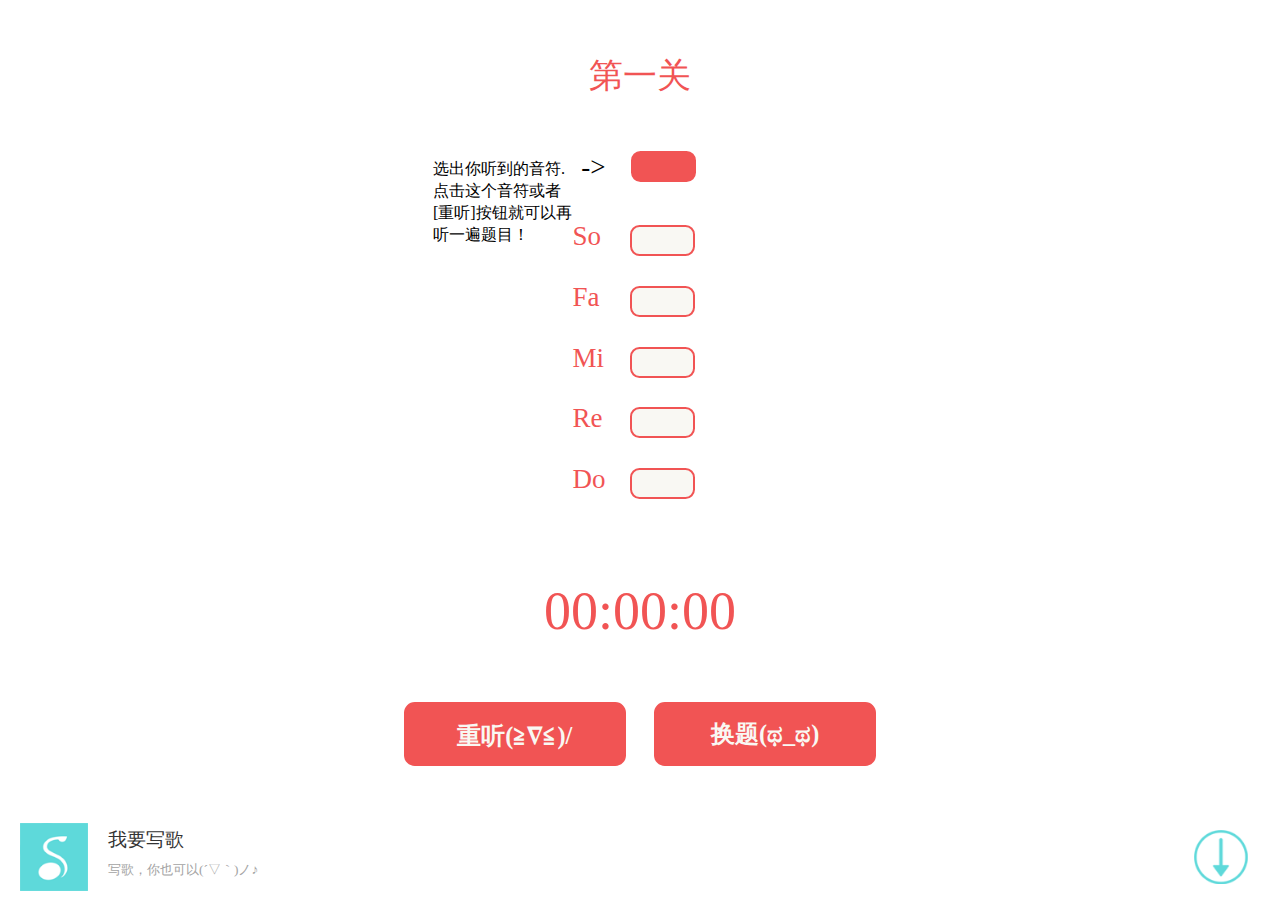
<file: index.html>
<!DOCTYPE html>
<html lang="en">
<head>
	<meta charset="UTF-8">
	<meta content="user-scalable=no" name="viewport" />
	<title>Level Scale Game</title>
	<link rel="icon" href="images/logo.png" type="image/x-icon"/>
	<link rel="stylesheet" href="stylesheet/levelscale.css">
</head>
<body>
	<div class="empty"></div>
	<!-- <div class="headline">第一关</div> -->
	<div class="maincontent">

		<!-- <div class="content1_fixed"> -->
			<div class="content content1">
				<div class="headline">第一关</div>
				<ul class="sign1">
					<li>So</li>
					<li>Fa</li>
					<li>Mi</li>
					<li>Re</li>
					<li>Do</li>
				</ul>
				<ul class="sign2">
					<li class="rule"><p>选出你听到的音符.<br/>点击这个音符或者[重听]按钮就可以再听一遍题目！</p></li>
					<li class="level_arrow">-></li>
					<li><span><audio src=""></audio></span></li>
				</ul>
				<div class="level level_1">
					<ul>
						<li><span><audio src="audio/5.mp3" class="audio"></audio></span></li>
						<li><span><audio src="audio/4.mp3" class="audio"></audio></span></li>
						<li><span><audio src="audio/3.mp3" class="audio"></audio></span></li>
						<li><span><audio src="audio/2.mp3" class="audio"></audio></span></li>
						<li><span><audio src="audio/1.mp3" class="audio"></audio></span></li>
					</ul>
				</div>
			</div>
		<!-- </div> -->

			<div class="content content2">
				<div class="headline">第二关</div>
				<ul class="sign1">
					<li>So</li>
					<li>Fa</li>
					<li>Mi</li>
					<li>Re</li>
					<li>Do</li>
				</ul>
				<ul class="sign2">
					<li><span><audio src=""></audio></span></li>
					<li><span><audio src=""></audio></span></li>
					<li><span><audio src=""></audio></span></li>
				</ul>
				<div class="level level_2">
					<ul>
						<li><span><audio src="audio/5.mp3" class="audio"></audio></span></li>
						<li><span><audio src="audio/4.mp3" class="audio"></audio></span></li>
						<li><span><audio src="audio/3.mp3" class="audio"></audio></span></li>
						<li><span><audio src="audio/2.mp3" class="audio"></audio></span></li>
						<li><span><audio src="audio/1.mp3" class="audio"></audio></span></li>
					</ul>
					<ul>
						<li><span><audio src="audio/5.mp3" class="audio"></audio></span></li>
						<li><span><audio src="audio/4.mp3" class="audio"></audio></span></li>
						<li><span><audio src="audio/3.mp3" class="audio"></audio></span></li>
						<li><span><audio src="audio/2.mp3" class="audio"></audio></span></li>
						<li><span><audio src="audio/1.mp3" class="audio"></audio></span></li>
					</ul>
					<ul class="lastone">
						<li><span><audio src="audio/5.mp3" class="audio"></audio></span></li>
						<li><span><audio src="audio/4.mp3" class="audio"></audio></span></li>
						<li><span><audio src="audio/3.mp3" class="audio"></audio></span></li>
						<li><span><audio src="audio/2.mp3" class="audio"></audio></span></li>
						<li><span><audio src="audio/1.mp3" class="audio"></audio></span></li>
					</ul>
				</div>
			</div>


			<div class="content content3">
				<div class="headline">第三关</div>
				<ul class="sign1">
					<li class="point">•</li>
					<li>Do</li>
					<li>Si</li>
					<li>La</li>
					<li>So</li>
					<li>Fa</li>
					<li>Mi</li>
					<li>Re</li>
					<li>Do</li>
				</ul>
				<ul class="sign2">
					<li><span><audio src=""></audio></span></li>
					<li><span><audio src=""></audio></span></li>
					<li><span><audio src=""></audio></span></li>
					<li><span><audio src=""></audio></span></li>
					<li><span><audio src=""></audio></span></li>
				</ul>
				<div class="level level_3">
					<ul>
						<li><span><audio src="audio/8.mp3" class="audio"></audio></span></li>
						<li><span><audio src="audio/7.mp3" class="audio"></audio></span></li>
						<li><span><audio src="audio/6.mp3" class="audio"></audio></span></li>
						<li><span><audio src="audio/5.mp3" class="audio"></audio></span></li>
						<li><span><audio src="audio/4.mp3" class="audio"></audio></span></li>
						<li><span><audio src="audio/3.mp3" class="audio"></audio></span></li>
						<li><span><audio src="audio/2.mp3" class="audio"></audio></span></li>
						<li><span><audio src="audio/1.mp3" class="audio"></audio></span></li>
					</ul>
					<ul>
						<li><span><audio src="audio/8.mp3" class="audio"></audio></span></li>
						<li><span><audio src="audio/7.mp3" class="audio"></audio></span></li>
						<li><span><audio src="audio/6.mp3" class="audio"></audio></span></li>
						<li><span><audio src="audio/5.mp3" class="audio"></audio></span></li>
						<li><span><audio src="audio/4.mp3" class="audio"></audio></span></li>
						<li><span><audio src="audio/3.mp3" class="audio"></audio></span></li>
						<li><span><audio src="audio/2.mp3" class="audio"></audio></span></li>
						<li><span><audio src="audio/1.mp3" class="audio"></audio></span></li>
					</ul>
					<ul>
						<li><span><audio src="audio/8.mp3" class="audio"></audio></span></li>
						<li><span><audio src="audio/7.mp3" class="audio"></audio></span></li>
						<li><span><audio src="audio/6.mp3" class="audio"></audio></span></li>
						<li><span><audio src="audio/5.mp3" class="audio"></audio></span></li>
						<li><span><audio src="audio/4.mp3" class="audio"></audio></span></li>
						<li><span><audio src="audio/3.mp3" class="audio"></audio></span></li>
						<li><span><audio src="audio/2.mp3" class="audio"></audio></span></li>
						<li><span><audio src="audio/1.mp3" class="audio"></audio></span></li>
					</ul>
					<ul>
						<li><span><audio src="audio/8.mp3" class="audio"></audio></span></li>
						<li><span><audio src="audio/7.mp3" class="audio"></audio></span></li>
						<li><span><audio src="audio/6.mp3" class="audio"></audio></span></li>
						<li><span><audio src="audio/5.mp3" class="audio"></audio></span></li>
						<li><span><audio src="audio/4.mp3" class="audio"></audio></span></li>
						<li><span><audio src="audio/3.mp3" class="audio"></audio></span></li>
						<li><span><audio src="audio/2.mp3" class="audio"></audio></span></li>
						<li><span><audio src="audio/1.mp3" class="audio"></audio></span></li>
					</ul>
					<ul class="lastone">
						<li><span><audio src="audio/8.mp3" class="audio"></audio></span></li>
						<li><span><audio src="audio/7.mp3" class="audio"></audio></span></li>
						<li><span><audio src="audio/6.mp3" class="audio"></audio></span></li>
						<li><span><audio src="audio/5.mp3" class="audio"></audio></span></li>
						<li><span><audio src="audio/4.mp3" class="audio"></audio></span></li>
						<li><span><audio src="audio/3.mp3" class="audio"></audio></span></li>
						<li><span><audio src="audio/2.mp3" class="audio"></audio></span></li>
						<li><span><audio src="audio/1.mp3" class="audio"></audio></span></li>
					</ul>
				</div>
			</div>
		</div>

	<div class="timecount">00:00:00</div>
	<div class="warning"></div>
	<div class="button">
		<div class="again">重听(≧∇≦)/</div>
		<div class="gamechange">换题(ಥ_ಥ)</div>
	</div>
	<a href="http://a.app.qq.com/o/simple.jsp?pkgname=com.woyaoxiege.wyxg">
		<div class="download">
			<img class="logo" src="images/logo.png" alt="logo">
			<p class="first">我要写歌</p>
			<p class="second">写歌，你也可以(´▽｀)ノ♪</p>
			<img class="downloadicon" src="images/download2.png">
		</div>
	</a>


	<div class="cover cover1">
		<img src="images/arrow.png" class="arrow" alt="分享">
		<p class="share">把你的战绩分享给朋友<br/>邀请他们一起来玩吧！</p>
		<div class="alert">
			<div>
			<p class="gametime">第一关用时XXXXXX秒!</p>
			<p>少侠骨骼精奇!</p></div>
			<!-- <p>试试下一关吧:)</p> -->
			<!-- <p class="gametime">你用时XXXXXX秒<br/>通过了第二关！</p> -->
		</div>
		<div class="next">本少侠要玩下一关</div>
	</div>
	<div class="cover cover2">
		<img src="images/arrow.png" class="arrow" alt="分享">
		<p class="share">把你当前战绩分享给朋<br/>友邀请他们一起来玩！</p>
		<div class="alert">
			<div>
			<p class="gametime">第二关用时XXXXXX秒!</p>
			<p>少侠天赋异禀!</p>
			<p>不如来我们APP写自己的歌吧!</p></div>
			<!-- <p>试试最后一关吧:)</p> -->
		</div>
		<div class="next">本少侠试最后一关</div>
	</div>
	<div class="cover cover3">
		<img src="images/arrow.png" class="arrow" alt="分享">
		<p class="share">把你的战绩分享给朋友<br/>邀请他们一起来玩吧！</p>
		<div class="alert">
			<div>
			<p class="gametime">第三关用时XXXXXX秒!</p>
			<p class="totaltime">总用时XXXX秒</p>
			<p>少侠旷世奇才!</p>
			</div>
			<!-- <p class="gametime">你用时XXXXXX秒<br/>通过了第二关！</p> -->
		</div>
		<div class="next">本少侠要再玩一遍</div>
		<p class="downloadtip"><img src="images/arrow2.png" class="arrow" alt="分享">少侠别走！吃我一发安利！_(:з」∠)_</p>
	</div>
	<script type="text/javascript" src="javascript/move.js"></script>
	<script type="text/javascript" src="javascript/levelscale.js"></script>
</body>
</html>
</file>
<file: stylesheet/levelscale.css>
body{
	margin: 0rem;
	padding: 0rem;
}
.empty{
	height: 0.4rem;
}
.headline{
	text-align: center;
	margin: 0rem auto;
	font-size: 0.25rem;
	color: #F15454;
	width: 1rem;
	height: 0.5rem;
}




/*-------------关卡基本样式------------*/
.maincontent{
	position: relative;
	height: 3.75rem;
	width: 3.5rem;
	margin: 0rem auto;
}
.content{
	position: absolute;
	height: 3.75rem;
	width: 3.5rem;
	margin: 0rem auto;
	left: 0rem;
	right: 0rem;
	/*text-align: center;*/
	filter:alpha(opacity=0);
	/*opacity:0;调试时关闭，需要切换关卡时要打开*/
}
.content .sign1{
	position: absolute;
	list-style: none;
	padding: 0rem;
	margin: 0rem;
	color: #F15454;
	/*top: 0.4rem;*/
	bottom: -0.05rem;
	left: 0rem;
}
.content .sign1 li{
	width: 0.23rem;
	height: 0.35rem;
	/*border: 1px solid black;*/
	font-size: 0.2rem;
}
.content .sign1 .point{
	width: 0.23rem;
	height: 0.1rem;
	font-size: 0.2rem;
	padding-left: 0.06rem;
}
.content .sign2{
	/*display: none;*/
	position: absolute;
	list-style: none;
	padding: 0rem;
	margin: 0rem;
	/*color: #F15454;*/
	top: 0.5rem;
	right: 0rem;
	/*left: 0rem;*/
	padding-right: 0.02rem;
}
.content .sign2 li{
	position: relative;
	width: 0.635rem;
	height: 0.35rem;
	/*border: 1px solid black;*/
	float: left;
	/*font-size: 0.2rem;*/
}
.content .sign2 span{
	position: absolute;
	top: 0.07rem;
	left: 0.07rem;
	width: 0.45rem;
	height: 0.2rem;
	border: 0.015rem solid #F15454;
	border-radius: 0.07rem;
	margin: 0rem;
	background-color: #F15454;
}
.level{
	/*margin: 0rem auto;*/
	width: 3.2rem;
	height: 2.8rem;
	text-align: center;
	position: absolute;
	right: 0rem;
	bottom: 0rem;
}
.level ul{
	list-style: none;
	float: left;
	padding: 0rem;
	margin: 0rem auto;
	/*margin-top: 0.5rem;*/
	/*display: inline-block;*/
}
.level ul li{
	position: relative;
	width: 0.63rem;
	/*width: 0.62rem;*/
	height: 0.35rem;
	/*border: 1px solid black;*/
	margin: 0rem;
	border-right: 1px solid #F15454;
	border-color: rgba(241,84,84,0.5);
}
.level ul li span{
	position: absolute;
	top: 0.07rem;
	left: 0.075rem;
	width: 0.45rem;
	height: 0.2rem;
	border: 0.015rem solid #F15454;
	border-radius: 0.07rem;
	margin: 0rem;
	background-color: #F9F8F3;
}
.level .lastone li{
	border: none;
}
/*-------------关卡基本样式-------------*/



/*----------------关卡一-----------------*/

.content1{
	/*display: none;*/
	width: 1rem;
	/*left: 1rem;*/
	filter:alpha(opacity=100);
	opacity:1;
}
.content1 .sign1{
	bottom: 0.26rem;
}
.content1 .sign1 li{
	height: 0.45rem;
}
.content1 .sign2{
	padding-right: 0rem;
	top: 0.65rem;
}
.content1 .sign2 .rule{
	position: absolute;
	width: 1.05rem;
	height: 0.7rem;
	/*border: 1px solid black;*/
	color: black;
	font-size: 0.12rem;
	top: 0rem;
	left: -1.4rem;
}
.content1 .sign2 .level_arrow{
	position: absolute;
	top: 0.08rem;
	left: -0.3rem;
	font-size: 0.2rem;
	width: 0.2rem;
	height: 0.2rem;
	/*border: 1px solid black;*/
}
.content1 .sign2 li{
	height: 0.45rem;
	/*border: 1px solid black;*/
	/*font-size: 0.2rem;*/
}
.content1 .level_1{
	width: 0.65rem;
	height: 2.6rem;
}
.content1 .level_1 li{
	border: none;
	/*border: 1px solid black;*/
	height: 0.45rem;
}
.content1 .level_1 li span{
	top: 0.12rem;
}
/*----------------关卡一-----------------*/

/*----------------关卡二-----------------*/
.content2{
	display: none;
	width: 2.3rem;
}
.content2 .sign1{
	bottom: 0.26rem;
}
.content2 .sign1 li{
	height: 0.45rem;
}
.content2 .sign2{
	padding-right: 0.1rem;
	top: 0.65rem;
}
.content2 .sign2 li{
	height: 0.45rem;
}
.content2 .sign2 li span{
	top: 0.1rem;
}
.content2 .level_2{
	width: 2rem;
	height: 2.6rem;
}
.content2 .level_2 li{
	border: none;
	/*border: 1px solid black;*/
	height: 0.45rem;
}
.content2 .level_2 li span{
	top: 0.12rem;
}
/*----------------关卡二-----------------*/

/*----------------关卡三-----------------*/
.content3{
	display: none;
	position: absolute;
}
/*---------------关卡三-----------------*/






/*----------计时及重玩按钮部分-------*/
.timecount{
	width: 2.5rem;
	height: 0.5rem;
	margin: 0.15rem auto;
	font-size: 0.4rem;
	text-align: center;
	color: #F15454;
	margin-bottom: 0.1rem;
}
.warning{
	width: 2.5rem;
	height: 0.3rem;
	margin: 0rem auto;
	font-size: 0.15rem;
	text-align: center;
	color: #30A080;
}
.button{
	width: 3.5rem;
	height: 1rem;
	margin: 0rem auto;
}
.button div{
	width: 1.6rem;
	height: 0.33rem;
	margin: 0rem auto;
	border: 3px solid #F15454;
	background-color: #F15454;
	text-align: center;
	font-size: 0.18rem;
	font-weight: 600;
	padding-top: 0.1rem;
	color: #F9F8F3;
	border-radius: 0.08rem;
}
.button .again{
	float: left;
	padding-top: 0.115rem;
	height: 0.315rem;
}
.button .gamechange{
	float: right;
	/*background-color: #E23B3B;*/
}
/*----------计时及重玩按钮部分-------*/






/*-----------下载框------------*/
.download{
	background-color: white;
	height: 0.64rem;
	position: fixed;
	bottom: 0rem;
}
.download .logo{
	width: 0.5rem;
	height: 0.5rem;
	position: absolute;
	top: 0.07rem;
	left: 0.15rem
}
.download .first{
	margin: 0rem;
	position: absolute;
	top: 0.1rem;
	left: 0.8rem;
	font-size: 0.14rem;
	color: #333333;
}
.download .second{
	margin: 0rem;
	position: absolute;
	top: 0.35rem;
	left: 0.8rem;
	font-size: 0.1rem;
	color: #A3A3A3;
}
.download .downloadicon{
	width: 0.4rem;
	height: 0.4rem;
	position: absolute;
	bottom: 0.12rem;
	right: 0.24rem;
	border: none;
}
/*-----------下载框------------*/





/*----------基本遮罩--------------*/
.cover{
	/*display: none;*/
	background-color: rgba(225,225,225,0.8);
	position: absolute;
	top: 0rem;
	left: 0rem;
}
.cover .alert{
	/*background-color: rgba(241,84,84,0.7);*/
	/*color: #F15454;*/
	color: rgba(241,84,84,0.8);
	/*width: 1.5rem;*/
	/*height: 1.5rem;*/
	/*border-radius: 0.3rem;*/
	text-align: center;
	/*position: absolute;*/
	margin: auto;
	/*top: 0rem;*/
	/*left: 0rem;*/
	/*bottom: 1.8rem;*/
	/*right: 0rem;*/
	padding-top: 1.7rem;
	/*font-size: 700;*/

}
.cover .alert p{
	text-align: center;
	font-size: 0.21rem;
	/*position: absolute;*/
	margin: 0.2rem auto;
	font-weight: 600;
	/*top: 20%;*/
	/*left: 35%*/
}
.cover .alert .gametime{
	/*font-size: 0.2rem;*/
	/*position: absolute;*/
	/*margin: auto;*/
	/*width: 2.3rem;*/
	/*top: 55%;*/
	/*left: 15%*/
}
.cover .arrow{
	position: absolute;
	right: 0.2rem;
	top: 0.2rem;
	width: 0.35rem;
}
.cover .share{
	position: absolute;
	right: 0.6rem;
	top: 0.2rem;
	width: 0.3rem;
	/*color: #F15454;*/
	color: black;
	font-size: 0.2rem;
	width: 2rem;
	height: 0.8rem;
}
.cover .next{
	/*display: none;*/
	width: 1.8rem;
	height: 0.4rem;
	margin: 0rem auto;
	border: 3px solid #F15454;
	background-color: #F15454;
	text-align: center;
	font-size: 0.2rem;
	/*font-weight: 600;*/
	padding-top: 0.15rem;
	color: #F9F8F3;
	border-radius: 0.08rem;
	position: absolute;
	/*margin: auto;*/
	/*top: 0rem;*/
	left: 0rem;
	bottom: 2rem;
	right: 0rem;
}
.cover .alert div{
	width: 3rem;
	margin: 0rem auto;
	border: 1px solid #F15454;
	border-radius: 0.15rem;
}
/*----------基本遮罩--------------*/




/*----------遮罩一--------------*/
.cover1{
	display: none;
}
.cover1 .arrow{
	display: none;
}
.cover1 .share{
	display: none;
}
/*----------遮罩一--------------*/


/*----------遮罩二--------------*/
.cover2{
	display: none;
}
/*----------遮罩二--------------*/

/*----------遮罩三--------------*/
.cover3{
	display: none;
}
.cover3 .downloadtip{
	font-size: 0.15rem;
	position: absolute;
	bottom: 0rem;
	left: 0.6rem;
}
.cover3 .downloadtip .arrow{
	width: 0.2rem;
	position: absolute;
	bottom: 0rem;
	left: -0.3rem;
	right: 0rem;
	top: 0.07rem;
}
/*----------遮罩三--------------*/
</file>
